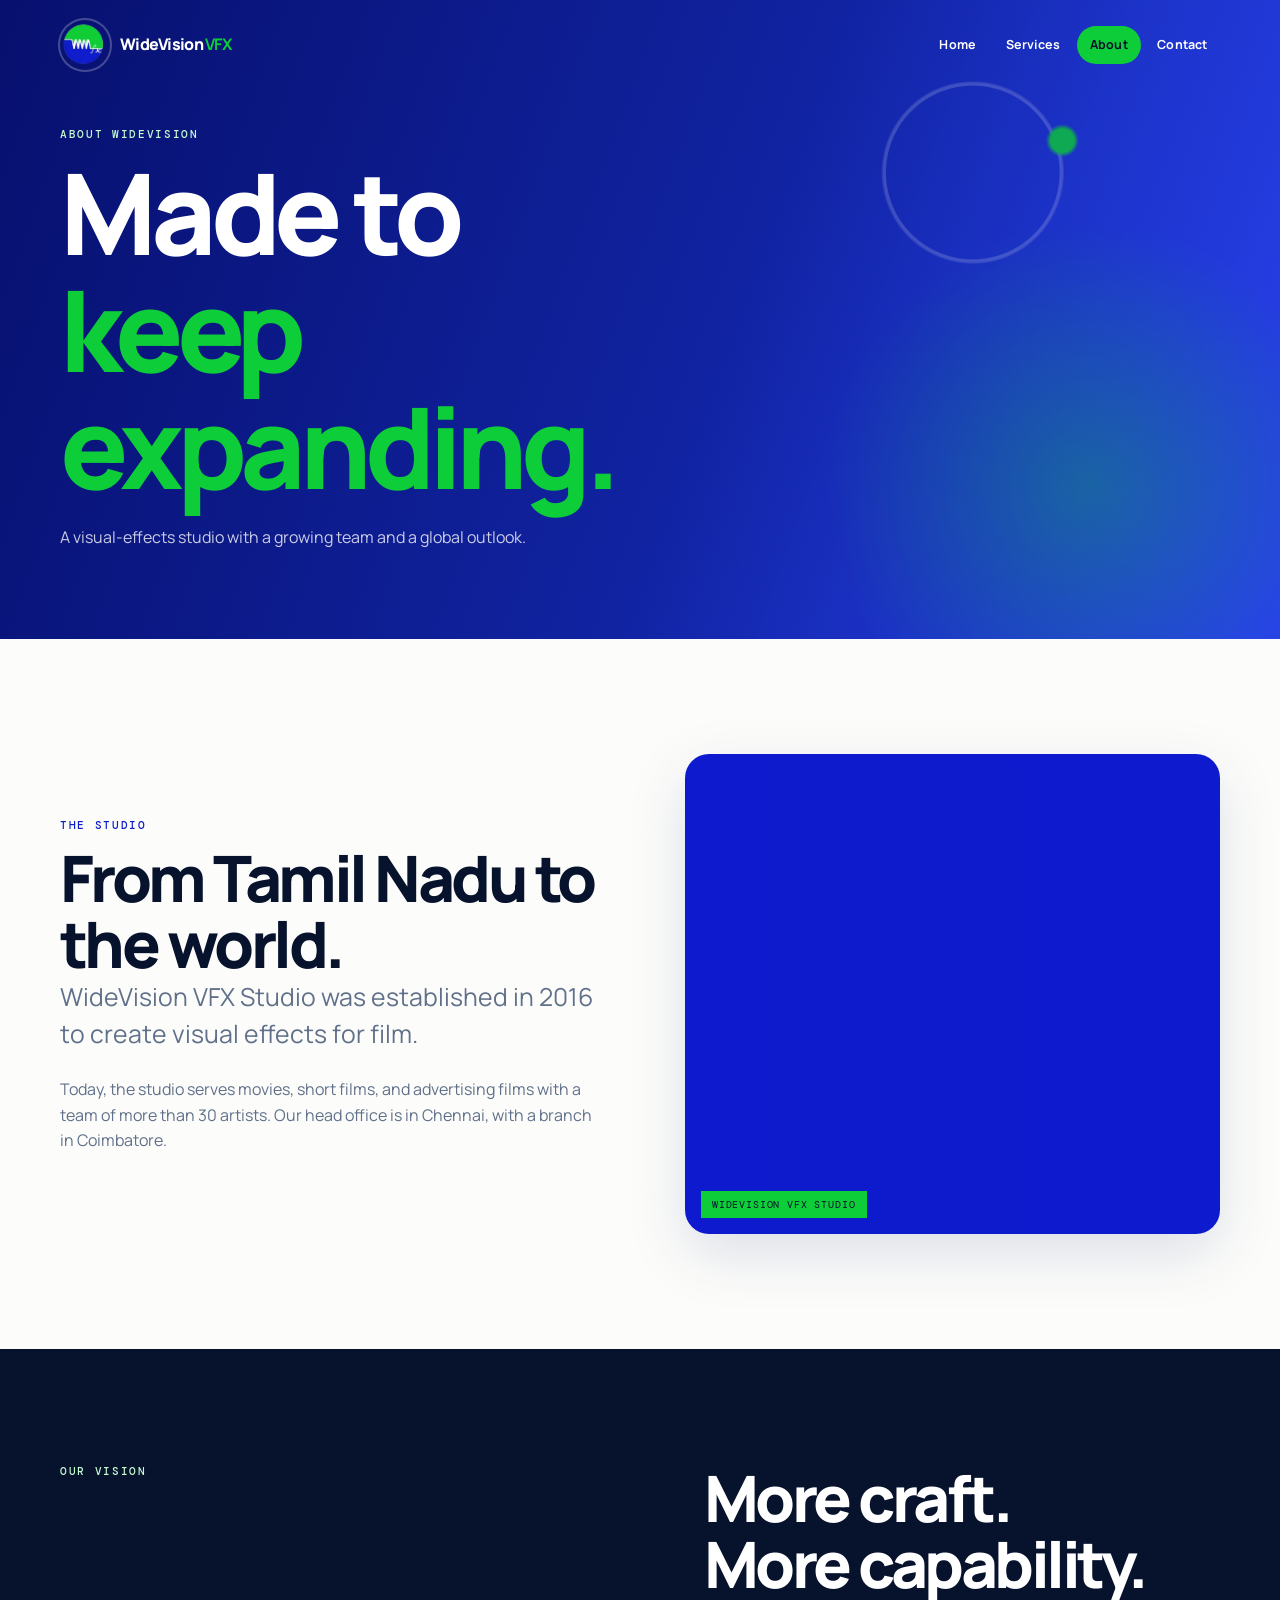
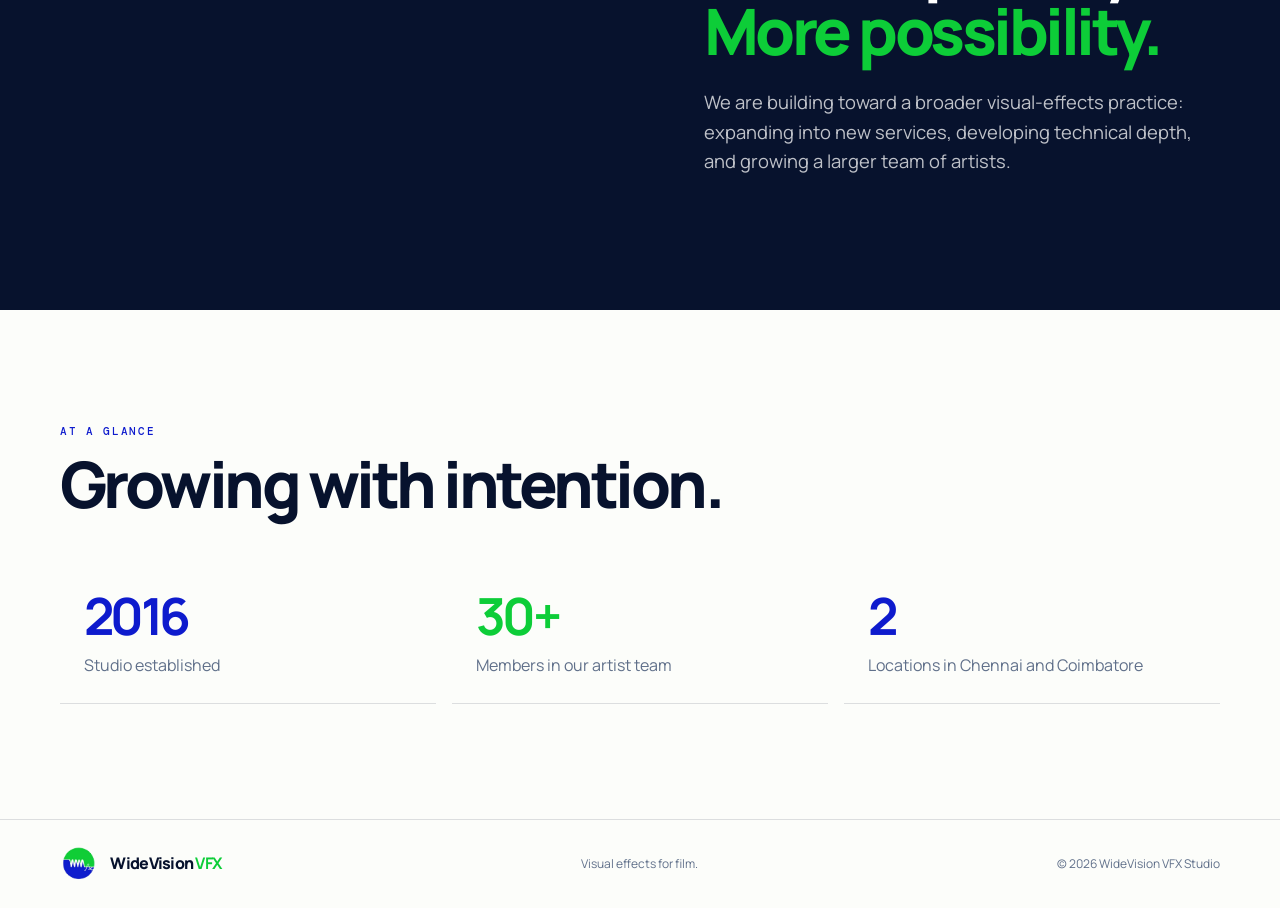
<file: about.html>
<!doctype html>
<html lang="en">
<head><meta charset="UTF-8"><meta name="viewport" content="width=device-width, initial-scale=1"><meta name="description" content="About WideVision VFX Studio, established in 2016."><title>About | WideVision VFX Studio</title><link rel="preconnect" href="https://fonts.googleapis.com"><link rel="preconnect" href="https://fonts.gstatic.com" crossorigin><link href="https://fonts.googleapis.com/css2?family=DM+Mono:wght@400;500&family=Manrope:wght@400;500;600;700;800&display=swap" rel="stylesheet"><link rel="stylesheet" href="style.css"></head>
<body><header class="site-header"><div class="shell header-container"><a class="brand" href="main.html" aria-label="WideVision VFX Studio home"><img src="logo.png" alt="WideVision VFX Studio" class="site-logo" width="56" height="56"><span>WideVision <b>VFX</b></span></a><button class="nav-toggle" type="button" aria-expanded="false" aria-controls="primary-navigation"><span></span><span></span><span></span><span class="sr-only">Toggle navigation</span></button><nav class="nav-menu" id="primary-navigation" aria-label="Primary navigation"><a href="main.html">Home</a><a href="services.html">Services</a><a href="about.html" aria-current="page">About</a><a href="contact.html">Contact</a></nav></div></header>
<main><section class="page-hero about-page-hero"><div class="shell reveal"><p class="eyebrow light">About WideVision</p><h1>Made to<br><em>keep expanding.</em></h1><p>A visual-effects studio with a growing team and a global outlook.</p></div></section><section class="section shell about-intro"><div class="about-copy reveal"><p class="eyebrow">The studio</p><h2>From Tamil Nadu to the world.</h2><p class="lead">WideVision VFX Studio was established in 2016 to create visual effects for film.</p><p>Today, the studio serves movies, short films, and advertising films with a team of more than 30 artists. Our head office is in Chennai, with a branch in Coimbatore.</p></div><div class="about-video reveal"><video autoplay muted loop playsinline><source src="aboutvideo.mp4" type="video/mp4"></video><span>WideVision VFX Studio</span></div></section><section class="vision-section"><div class="shell vision-layout"><p class="eyebrow light reveal">Our vision</p><div class="reveal"><h2>More craft.<br>More capability.<br><em>More possibility.</em></h2><p>We are building toward a broader visual-effects practice: expanding into new services, developing technical depth, and growing a larger team of artists.</p></div></div></section><section class="section shell"><div class="section-heading reveal"><p class="eyebrow">At a glance</p><h2>Growing with intention.</h2></div><div class="facts-grid"><article class="reveal"><strong>2016</strong><p>Studio established</p></article><article class="reveal"><strong>30+</strong><p>Members in our artist team</p></article><article class="reveal"><strong>2</strong><p>Locations in Chennai and Coimbatore</p></article></div></section></main>
<footer class="site-footer"><div class="shell footer-content"><a class="brand" href="main.html"><img src="logo.png" alt="" class="site-logo" width="42" height="42"><span>WideVision <b>VFX</b></span></a><p>Visual effects for film.</p><p>© <span data-current-year></span> WideVision VFX Studio</p></div></footer><script src="script.js"></script></body></html>
</file>
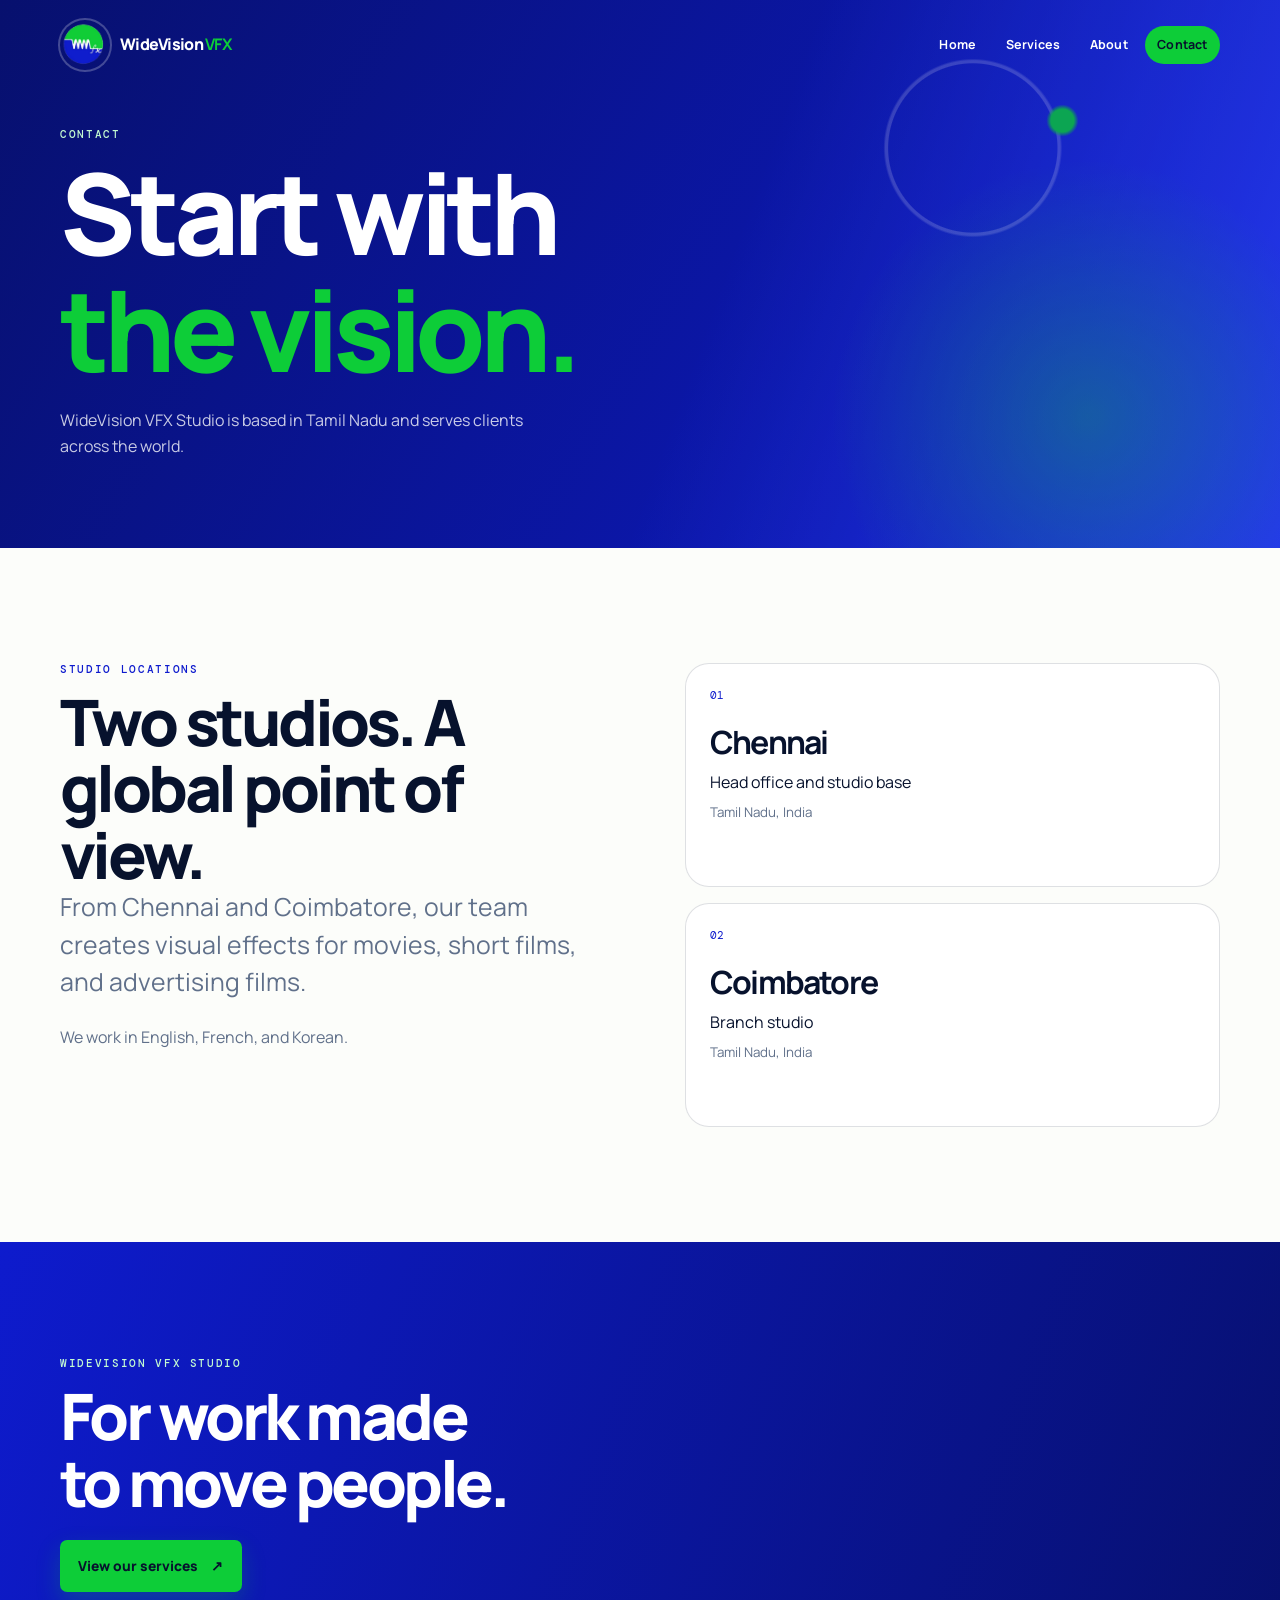
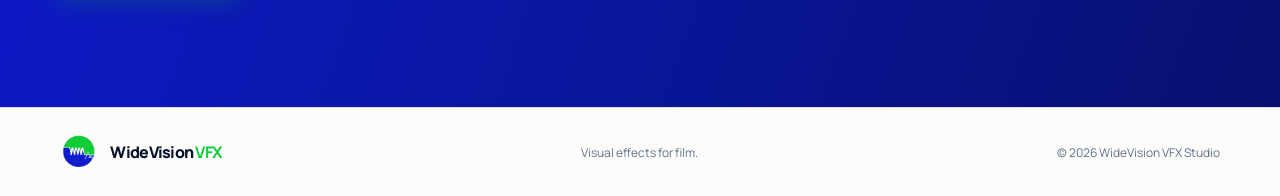
<file: contact.html>
<!doctype html>
<html lang="en">
<head><meta charset="UTF-8"><meta name="viewport" content="width=device-width, initial-scale=1"><meta name="description" content="Connect with WideVision VFX Studio in Chennai and Coimbatore, Tamil Nadu."><title>Contact | WideVision VFX Studio</title><link rel="preconnect" href="https://fonts.googleapis.com"><link rel="preconnect" href="https://fonts.gstatic.com" crossorigin><link href="https://fonts.googleapis.com/css2?family=DM+Mono:wght@400;500&family=Manrope:wght@400;500;600;700;800&display=swap" rel="stylesheet"><link rel="stylesheet" href="style.css"></head>
<body><header class="site-header"><div class="shell header-container"><a class="brand" href="main.html" aria-label="WideVision VFX Studio home"><img src="logo.png" alt="WideVision VFX Studio" class="site-logo" width="56" height="56"><span>WideVision <b>VFX</b></span></a><button class="nav-toggle" type="button" aria-expanded="false" aria-controls="primary-navigation"><span></span><span></span><span></span><span class="sr-only">Toggle navigation</span></button><nav class="nav-menu" id="primary-navigation" aria-label="Primary navigation"><a href="main.html">Home</a><a href="services.html">Services</a><a href="about.html">About</a><a href="contact.html" aria-current="page">Contact</a></nav></div></header>
<main><section class="page-hero contact-page-hero"><div class="shell reveal"><p class="eyebrow light">Contact</p><h1>Start with<br><em>the vision.</em></h1><p>WideVision VFX Studio is based in Tamil Nadu and serves clients across the world.</p></div></section><section class="section shell contact-grid"><div class="contact-intro reveal"><p class="eyebrow">Studio locations</p><h2>Two studios. A global point of view.</h2><p class="lead">From Chennai and Coimbatore, our team creates visual effects for movies, short films, and advertising films.</p><p>We work in English, French, and Korean.</p></div><div class="studio-list"><article class="studio-card reveal"><span>01</span><h3>Chennai</h3><p>Head office and studio base</p><small>Tamil Nadu, India</small></article><article class="studio-card reveal"><span>02</span><h3>Coimbatore</h3><p>Branch studio</p><small>Tamil Nadu, India</small></article></div></section><section class="contact-banner"><div class="shell reveal"><p class="eyebrow light">WideVision VFX Studio</p><h2>For work made<br>to move people.</h2><a class="button button-primary" href="services.html">View our services <span aria-hidden="true">↗</span></a></div></section></main>
<footer class="site-footer"><div class="shell footer-content"><a class="brand" href="main.html"><img src="logo.png" alt="" class="site-logo" width="42" height="42"><span>WideVision <b>VFX</b></span></a><p>Visual effects for film.</p><p>© <span data-current-year></span> WideVision VFX Studio</p></div></footer><script src="script.js"></script></body></html>
</file>
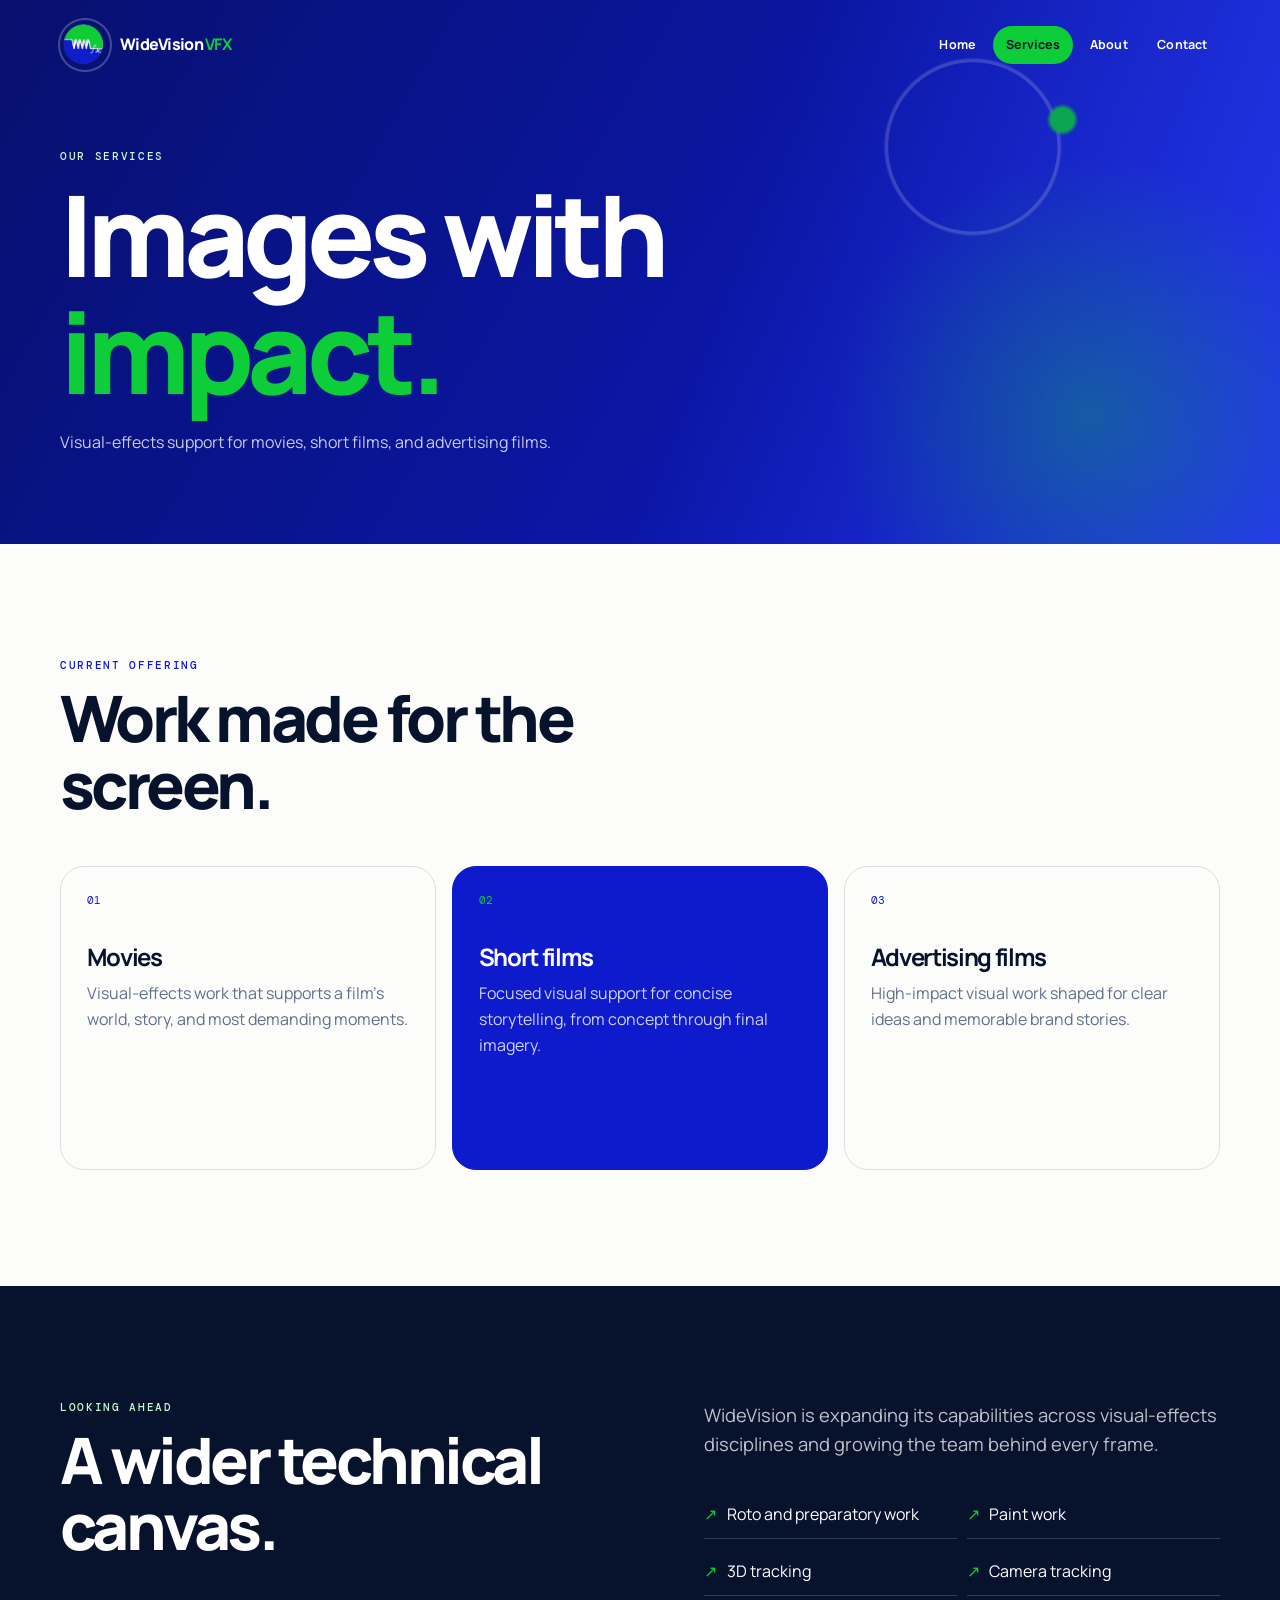
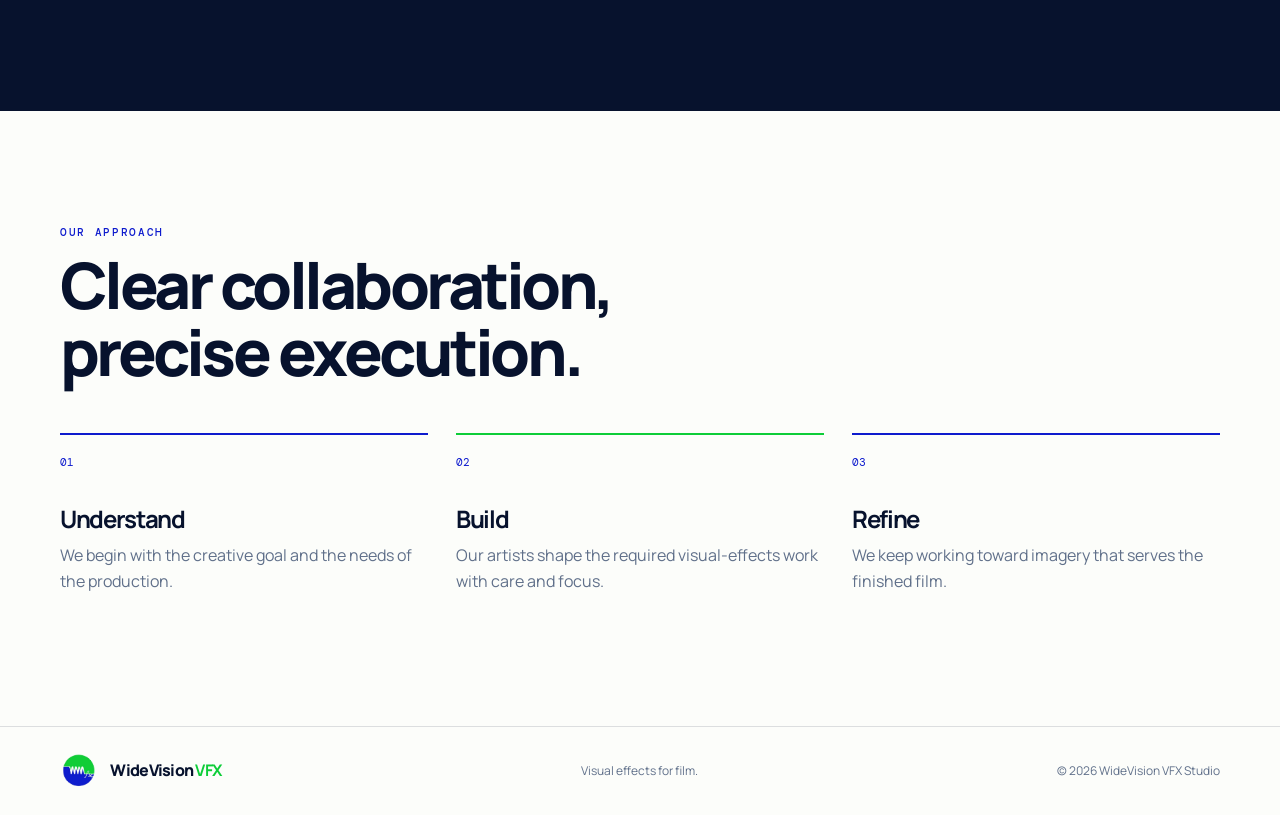
<file: services.html>
<!doctype html>
<html lang="en">
<head><meta charset="UTF-8"><meta name="viewport" content="width=device-width, initial-scale=1"><meta name="description" content="Visual-effects services from WideVision VFX Studio."><title>Services | WideVision VFX Studio</title><link rel="preconnect" href="https://fonts.googleapis.com"><link rel="preconnect" href="https://fonts.gstatic.com" crossorigin><link href="https://fonts.googleapis.com/css2?family=DM+Mono:wght@400;500&family=Manrope:wght@400;500;600;700;800&display=swap" rel="stylesheet"><link rel="stylesheet" href="style.css"></head>
<body><header class="site-header"><div class="shell header-container"><a class="brand" href="main.html" aria-label="WideVision VFX Studio home"><img src="logo.png" alt="WideVision VFX Studio" class="site-logo" width="56" height="56"><span>WideVision <b>VFX</b></span></a><button class="nav-toggle" type="button" aria-expanded="false" aria-controls="primary-navigation"><span></span><span></span><span></span><span class="sr-only">Toggle navigation</span></button><nav class="nav-menu" id="primary-navigation" aria-label="Primary navigation"><a href="main.html">Home</a><a href="services.html" aria-current="page">Services</a><a href="about.html">About</a><a href="contact.html">Contact</a></nav></div></header>
<main><section class="page-hero services-page-hero"><div class="shell reveal"><p class="eyebrow light">Our services</p><h1>Images with<br><em>impact.</em></h1><p>Visual-effects support for movies, short films, and advertising films.</p></div></section><section class="section shell"><div class="section-heading reveal"><p class="eyebrow">Current offering</p><h2>Work made for the screen.</h2></div><div class="service-cards"><article class="service-card reveal"><span>01</span><h3>Movies</h3><p>Visual-effects work that supports a film’s world, story, and most demanding moments.</p></article><article class="service-card reveal"><span>02</span><h3>Short films</h3><p>Focused visual support for concise storytelling, from concept through final imagery.</p></article><article class="service-card reveal"><span>03</span><h3>Advertising films</h3><p>High-impact visual work shaped for clear ideas and memorable brand stories.</p></article></div></section><section class="future-section"><div class="shell future-layout"><div class="reveal"><p class="eyebrow light">Looking ahead</p><h2>A wider technical canvas.</h2></div><div class="future-copy reveal"><p>WideVision is expanding its capabilities across visual-effects disciplines and growing the team behind every frame.</p><ul><li>Roto and preparatory work</li><li>Paint work</li><li>3D tracking</li><li>Camera tracking</li></ul></div></div></section><section class="section shell process-section"><div class="section-heading reveal"><p class="eyebrow">Our approach</p><h2>Clear collaboration, precise execution.</h2></div><div class="process-grid"><article class="reveal"><span>01</span><h3>Understand</h3><p>We begin with the creative goal and the needs of the production.</p></article><article class="reveal"><span>02</span><h3>Build</h3><p>Our artists shape the required visual-effects work with care and focus.</p></article><article class="reveal"><span>03</span><h3>Refine</h3><p>We keep working toward imagery that serves the finished film.</p></article></div></section></main>
<footer class="site-footer"><div class="shell footer-content"><a class="brand" href="main.html"><img src="logo.png" alt="" class="site-logo" width="42" height="42"><span>WideVision <b>VFX</b></span></a><p>Visual effects for film.</p><p>© <span data-current-year></span> WideVision VFX Studio</p></div></footer><script src="script.js"></script></body></html>
</file>
<file: style.css>
/* WideVision VFX Studio - shared visual system */
:root{--blue:#0e1bcd;--blue-deep:#07106e;--green:#0dcd38;--ink:#07122d;--muted:#60708a;--paper:#fcfdfa;--line:rgba(7,18,45,.13);--shadow:0 20px 60px rgba(7,16,110,.13);--radius:1.5rem}
*{box-sizing:border-box}
html{scroll-behavior:smooth}
body{margin:0;min-width:320px;color:var(--ink);background:var(--paper);font-family:Manrope,Arial,sans-serif;font-size:16px;line-height:1.6}
img,video{max-width:100%}
a{color:inherit;text-decoration:none}
button{font:inherit}
.shell{width:min(1160px,calc(100% - 3rem));margin-inline:auto}
.sr-only{position:absolute;width:1px;height:1px;padding:0;overflow:hidden;clip:rect(0,0,0,0);white-space:nowrap;border:0}
.eyebrow{margin:0 0 .8rem;font:500 .69rem/1.2 "DM Mono",monospace;letter-spacing:.15em;text-transform:uppercase;color:var(--blue)}
.eyebrow.light{color:#c4fbd1}
h1,h2,h3,p{margin-top:0}
h1,h2,h3{letter-spacing:-.055em;line-height:1.04}
h1{max-width:800px;margin-bottom:1.25rem;font-size:clamp(3.3rem,8.8vw,7.4rem);font-weight:800}
h2{max-width:700px;margin-bottom:0;font-size:clamp(2.25rem,5vw,4.5rem);font-weight:800}
h3{margin-bottom:.7rem;font-size:1.5rem}
em{color:var(--green);font-style:normal}
.lead{font-size:clamp(1.23rem,2vw,1.55rem);line-height:1.5}

.site-header{position:absolute;inset:0 0 auto;z-index:10;padding:1.25rem 0;color:#fff;transition:background-color .25s ease,box-shadow .25s ease,padding .25s ease}
.site-header.scrolled{position:fixed;padding:.7rem 0;background:rgba(7,16,110,.94);box-shadow:0 8px 28px rgba(7,12,60,.2);backdrop-filter:blur(12px)}
.header-container{display:flex;align-items:center;justify-content:space-between;gap:1.5rem}
.brand{display:inline-flex;align-items:center;gap:.65rem;font-size:1rem;font-weight:800;letter-spacing:-.045em;white-space:nowrap}
.brand b{color:var(--green)}
.site-logo{width:3.1rem;height:3.1rem;object-fit:contain;border-radius:50%;box-shadow:0 0 0 2px rgba(255,255,255,.24)}
.nav-menu{display:flex;gap:.25rem;align-items:center}
.nav-menu a{padding:.55rem .8rem;border-radius:999px;font-size:.78rem;font-weight:700;letter-spacing:.01em;transition:background-color .2s ease,color .2s ease}
.nav-menu a:hover,.nav-menu a:focus-visible,.nav-menu a[aria-current=page]{background:var(--green);color:var(--ink);outline:0}
.nav-toggle{display:none;width:2.75rem;height:2.75rem;padding:.65rem;border:1px solid rgba(255,255,255,.35);border-radius:.5rem;background:transparent;color:#fff;cursor:pointer}
.nav-toggle span:not(.sr-only){display:block;height:2px;margin:4px 0;background:currentColor;transition:transform .2s ease,opacity .2s ease}

.home-hero,.page-hero{position:relative;color:#fff;overflow:hidden}
.home-hero{display:grid;min-height:max(44rem,100svh);align-items:center;isolation:isolate}
.hero-video,.hero-shade{position:absolute;inset:0;width:100%;height:100%}
.hero-video{z-index:-2;object-fit:cover}
.hero-shade{z-index:-1;background:linear-gradient(90deg,rgba(2,6,25,.9),rgba(3,12,62,.61) 48%,rgba(3,9,35,.32)),linear-gradient(0deg,rgba(4,8,37,.7),transparent 38%)}
.hero-copy{padding:8rem 0 4rem}
.hero-copy h1{text-shadow:0 8px 32px rgba(0,0,0,.25)}
.hero-intro{max-width:550px;margin-bottom:1.8rem;font-size:clamp(1.05rem,2vw,1.3rem);color:rgba(255,255,255,.88)}
.button-group{display:flex;flex-wrap:wrap;gap:.75rem}
.button{display:inline-flex;align-items:center;justify-content:center;gap:.8rem;min-height:3.25rem;padding:.8rem 1.15rem;border-radius:.45rem;font-weight:800;font-size:.86rem;transition:transform .2s ease,box-shadow .2s ease,background-color .2s ease}
.button:hover,.button:focus-visible{transform:translateY(-2px);outline:0}
.button-primary{color:var(--ink);background:var(--green);box-shadow:0 10px 25px rgba(13,205,56,.22)}
.button-primary:hover,.button-primary:focus-visible{background:#44e668}
.button-quiet{border:1px solid rgba(255,255,255,.55);color:#fff}
.button-quiet:hover,.button-quiet:focus-visible{background:#fff;color:var(--blue-deep)}
.scroll-cue{position:absolute;right:max(1.5rem,calc((100vw - 1160px)/2));bottom:1.5rem;display:flex;gap:.6rem;align-items:center;font:500 .7rem "DM Mono",monospace;text-transform:uppercase;letter-spacing:.08em}
.scroll-cue span{color:var(--green);font-size:1.3rem}

.section{padding:clamp(4.5rem,9vw,8rem) 0}
.section-heading{margin-bottom:3rem}
.intro-grid{display:grid;grid-template-columns:1.1fr .9fr;gap:clamp(2rem,7vw,7rem);max-width:1000px;margin-bottom:4.2rem}
.intro-grid p:not(.lead){color:var(--muted)}
.stats-grid{display:grid;grid-template-columns:repeat(4,1fr);border-top:1px solid var(--line);border-left:1px solid var(--line)}
.stat-card{min-height:11rem;padding:1.25rem;border-right:1px solid var(--line);border-bottom:1px solid var(--line);background:var(--paper)}
.stat-card strong,.facts-grid strong{display:block;font-size:clamp(2.5rem,4vw,4.1rem);letter-spacing:-.07em;line-height:1;color:var(--blue)}
.stat-card:nth-child(2) strong{color:var(--green)}
.stat-card span{display:block;margin-top:.7rem;color:var(--muted);font-size:.85rem}
.service-band{padding:clamp(4.5rem,8vw,7rem) 0;color:#fff;background:radial-gradient(circle at 80% 15%,rgba(13,205,56,.28),transparent 24%),linear-gradient(120deg,var(--blue-deep),#0e1bcd)}
.service-band-content,.future-layout,.vision-layout{display:grid;grid-template-columns:1fr 1fr;gap:clamp(2.5rem,10vw,10rem);align-items:start}
.service-band h2,.future-section h2,.vision-section h2,.contact-banner h2{color:#fff}
.service-list{border-top:1px solid rgba(255,255,255,.32)}
.service-list a{display:grid;grid-template-columns:3rem 1fr auto;gap:1rem;align-items:center;padding:1rem 0;border-bottom:1px solid rgba(255,255,255,.32);font-size:clamp(1.3rem,2.4vw,2rem);font-weight:700;letter-spacing:-.04em;transition:color .2s ease,padding .2s ease}
.service-list a span{font:.65rem "DM Mono",monospace;color:var(--green)}
.service-list a b{color:var(--green)}
.service-list a:hover,.service-list a:focus-visible{padding-left:.6rem;color:var(--green);outline:0}
.locations-section{padding-bottom:clamp(5rem,10vw,9rem)}
.location-grid{display:grid;grid-template-columns:1fr 1fr 1.2fr;gap:1rem}
.location-card,.language-card{min-height:14rem;padding:1.5rem;border-radius:var(--radius)}
.location-card{border:1px solid var(--line)}
.location-card:hover{border-color:var(--blue);box-shadow:var(--shadow)}
.location-number,.service-card>span,.studio-card>span,.process-grid article>span{display:block;margin-bottom:2.4rem;font:.68rem "DM Mono",monospace;color:var(--blue)}
.location-card p{color:var(--muted)}
.language-card{color:#fff;background:var(--blue)}
.language-card h3{margin:.5rem 0 0;font-size:clamp(1.7rem,3vw,2.5rem)}
.language-card .eyebrow{color:#b6c2ff}

.page-hero{display:flex;min-height:34rem;align-items:end;padding:8rem 0 4.5rem;background:var(--blue-deep);isolation:isolate}
.page-hero:before{content:"";position:absolute;inset:0;z-index:-1;opacity:.78;background:radial-gradient(circle at 83% 22%,var(--green) 0 1%,transparent 1.4%),radial-gradient(circle at 76% 27%,transparent 0 8%,rgba(255,255,255,.22) 8.1% 8.3%,transparent 8.5%),radial-gradient(circle at 85% 76%,rgba(13,205,56,.38),transparent 22%),linear-gradient(110deg,transparent 55%,rgba(51,74,255,.8))}
.page-hero p:last-child{max-width:500px;color:rgba(255,255,255,.78)}
.services-page-hero{background:linear-gradient(120deg,#07106e,#0e1bcd)}
.about-page-hero{background:linear-gradient(110deg,#07106e,#1832ca)}
.contact-page-hero{background:linear-gradient(120deg,#07106e,#0e1bcd)}
.service-cards{display:grid;grid-template-columns:repeat(3,1fr);gap:1rem}
.service-card{min-height:19rem;padding:1.6rem;border:1px solid var(--line);border-radius:var(--radius);transition:transform .25s ease,box-shadow .25s ease}
.service-card:hover{transform:translateY(-5px);box-shadow:var(--shadow)}
.service-card:nth-child(2){background:var(--blue);color:#fff;border-color:var(--blue)}
.service-card:nth-child(2)>span{color:var(--green)}
.service-card p{color:var(--muted)}
.service-card:nth-child(2) p{color:rgba(255,255,255,.8)}
.future-section,.vision-section{padding:clamp(4.5rem,9vw,8rem) 0;background:var(--ink);color:#fff}
.future-copy>p,.vision-layout p:last-child{color:rgba(255,255,255,.74);font-size:1.15rem}
.future-copy ul{display:grid;grid-template-columns:1fr 1fr;gap:.6rem;padding:0;margin:2rem 0 0;list-style:none}
.future-copy li{padding:.65rem 0;border-bottom:1px solid rgba(255,255,255,.18)}
.future-copy li:before{content:"↗";margin-right:.6rem;color:var(--green)}
.process-grid{display:grid;grid-template-columns:repeat(3,1fr);gap:1.75rem}
.process-grid article{padding-top:1.2rem;border-top:2px solid var(--blue)}
.process-grid article:nth-child(2){border-color:var(--green)}
.process-grid article p{color:var(--muted)}

.about-intro{display:grid;grid-template-columns:1fr 1fr;gap:clamp(2rem,7vw,7rem);align-items:center}
.about-copy>p:not(.eyebrow){color:var(--muted)}
.about-video{position:relative;overflow:hidden;min-height:30rem;border-radius:var(--radius);background:var(--blue);box-shadow:var(--shadow)}
.about-video video{display:block;width:100%;height:100%;min-height:30rem;object-fit:cover;opacity:.82}
.about-video span{position:absolute;left:1rem;bottom:1rem;padding:.45rem .7rem;background:var(--green);color:var(--ink);font:.65rem "DM Mono",monospace;text-transform:uppercase;letter-spacing:.08em}
.vision-layout>.eyebrow{align-self:start}
.vision-layout h2{margin-bottom:1.5rem}
.facts-grid{display:grid;grid-template-columns:repeat(3,1fr);gap:1rem}
.facts-grid article{padding:1.5rem;border-bottom:1px solid var(--line)}
.facts-grid p{margin:.75rem 0 0;color:var(--muted)}
.facts-grid article:nth-child(2) strong{color:var(--green)}
.contact-grid{display:grid;grid-template-columns:1fr 1fr;gap:clamp(2rem,7vw,7rem)}
.contact-intro>p:not(.eyebrow){color:var(--muted)}
.studio-list{display:grid;gap:1rem}
.studio-card{min-height:14rem;padding:1.5rem;border:1px solid var(--line);border-radius:var(--radius);background:#fff}
.studio-card h3{font-size:2rem}
.studio-card>span{margin-bottom:1.5rem}
.studio-card p{margin-bottom:.2rem}
.studio-card small{color:var(--muted)}
.contact-banner{padding:clamp(5rem,9vw,8rem) 0;background:linear-gradient(110deg,#0e1bcd,#07106e);color:#fff}
.contact-banner h2{margin-bottom:1.5rem}
.site-footer{padding:1.5rem 0;border-top:1px solid var(--line)}
.footer-content{display:flex;align-items:center;justify-content:space-between;gap:1rem}
.site-footer .brand{color:var(--ink)}
.site-footer p{margin:0;color:var(--muted);font-size:.75rem}
.site-footer .site-logo{width:2.5rem;height:2.5rem;box-shadow:none}
.reveal{opacity:0;transform:translateY(18px);transition:opacity .65s ease,transform .65s ease}
.reveal.is-visible{opacity:1;transform:none}

@media(max-width:760px){.shell{width:min(100% - 2rem,1160px)}
.nav-toggle{display:block}
.nav-menu{position:absolute;top:calc(100% + .45rem);right:1rem;left:1rem;display:none;flex-direction:column;align-items:stretch;padding:.5rem;border-radius:.75rem;background:var(--blue-deep);box-shadow:var(--shadow)}
.nav-menu.is-open{display:flex}
.nav-menu a{padding:.8rem}
.nav-toggle[aria-expanded=true] span:nth-child(1){transform:translateY(6px) rotate(45deg)}
.nav-toggle[aria-expanded=true] span:nth-child(2){opacity:0}
.nav-toggle[aria-expanded=true] span:nth-child(3){transform:translateY(-6px) rotate(-45deg)}
.home-hero{min-height:42rem}
.scroll-cue{display:none}
.intro-grid,.service-band-content,.future-layout,.vision-layout,.about-intro,.contact-grid{grid-template-columns:1fr}
.stats-grid{grid-template-columns:1fr 1fr}
.service-cards,.process-grid,.facts-grid{grid-template-columns:1fr}
.location-grid{grid-template-columns:1fr}
.future-copy ul{grid-template-columns:1fr}
.footer-content{flex-wrap:wrap}
.footer-content p:last-child{width:100%}
.page-hero{min-height:29rem}
.about-video,.about-video video{min-height:22rem}
}
@media(prefers-reduced-motion:reduce){html{scroll-behavior:auto}
.reveal{opacity:1;transform:none;transition:none}
.button,.service-card,.service-list a{transition:none}
}
</file>
